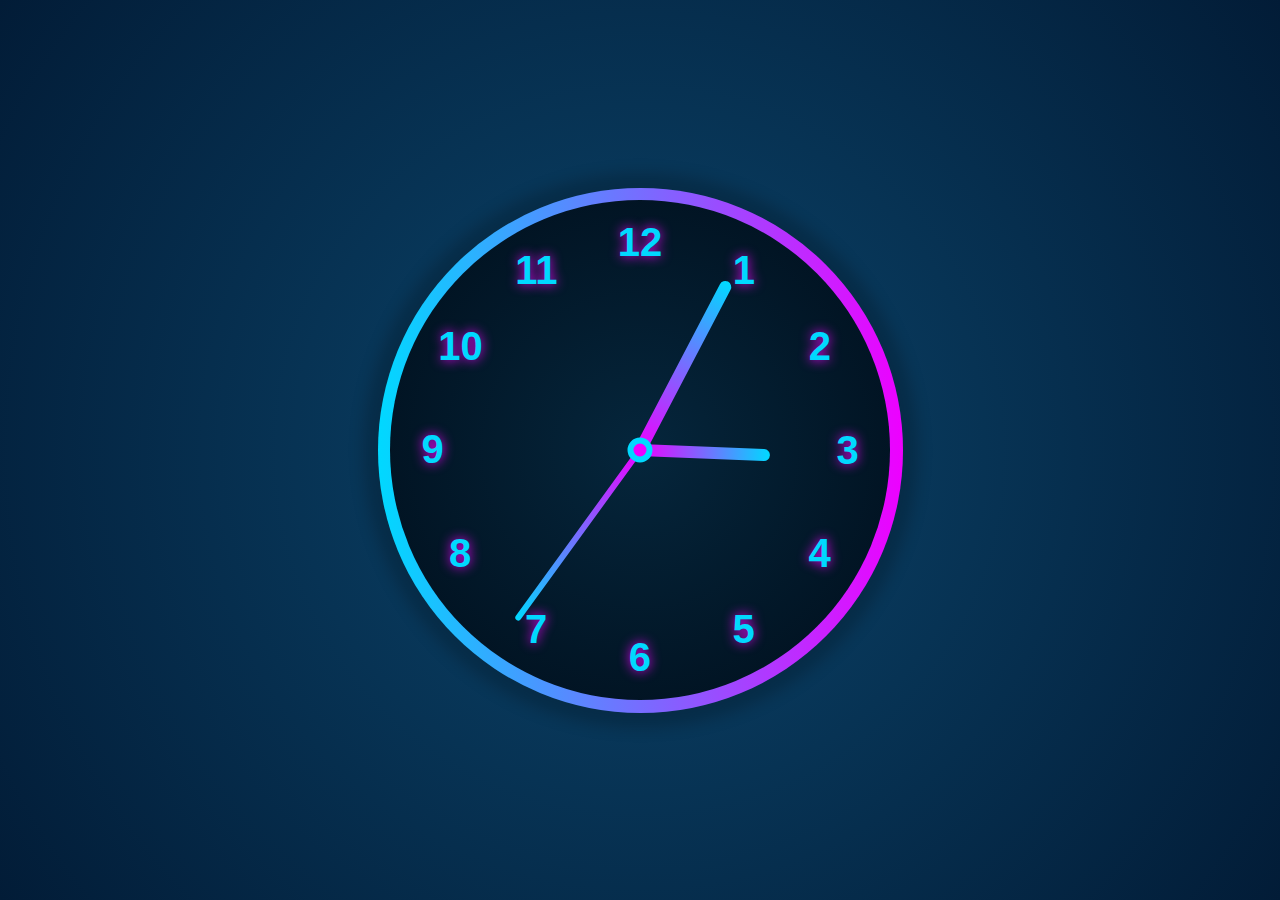
<file: ANALOG    CLOCK/index.html>
<!DOCTYPE html>
<html lang="en">
<head>
    <meta charset="UTF-8">
    <meta name="viewport" content="width=device-width, initial-scale=1.0">
    <link rel="stylesheet" href="style.css">
    <title>ANALOG  CLOCK</title>
</head>
<body>
    
    <div class="clock">

        <div class="number" style = "--n:1"><b>1<b></div>

        <div class="number" style = "--n:2"><b>2<b></div>

        <div class="number" style = "--n:3"><b>3<b></div>

        <div class="number" style = "--n:4"><b>4<b></div>

        <div class="number" style = "--n:5"><b>5<b></div>

        <div class="number" style = "--n:6"><b>6<b></div>

        <div class="number" style = "--n:7"><b>7<b></div>

        <div class="number" style = "--n:8"><b>8<b></div>

        <div class="number" style = "--n:9"><b>9<b></div>

        <div class="number" style = "--n:10"><b>10<b></div>

        <div class="number" style = "--n:11"><b>11<b></div>

        <div class="number" style = "--n:12"><b>12<b></div>

    <div class="hour-hand" id="hour-hand"></div>

    <div class="minute-hand" id="minute-hand"></div>

    <div class="second-hand" id="second-hand"></div>

    <div class="center-dot"></div>

    </div>

    <script type="text/javascript" src="script.js"></script>


</body>
</html>
</file>
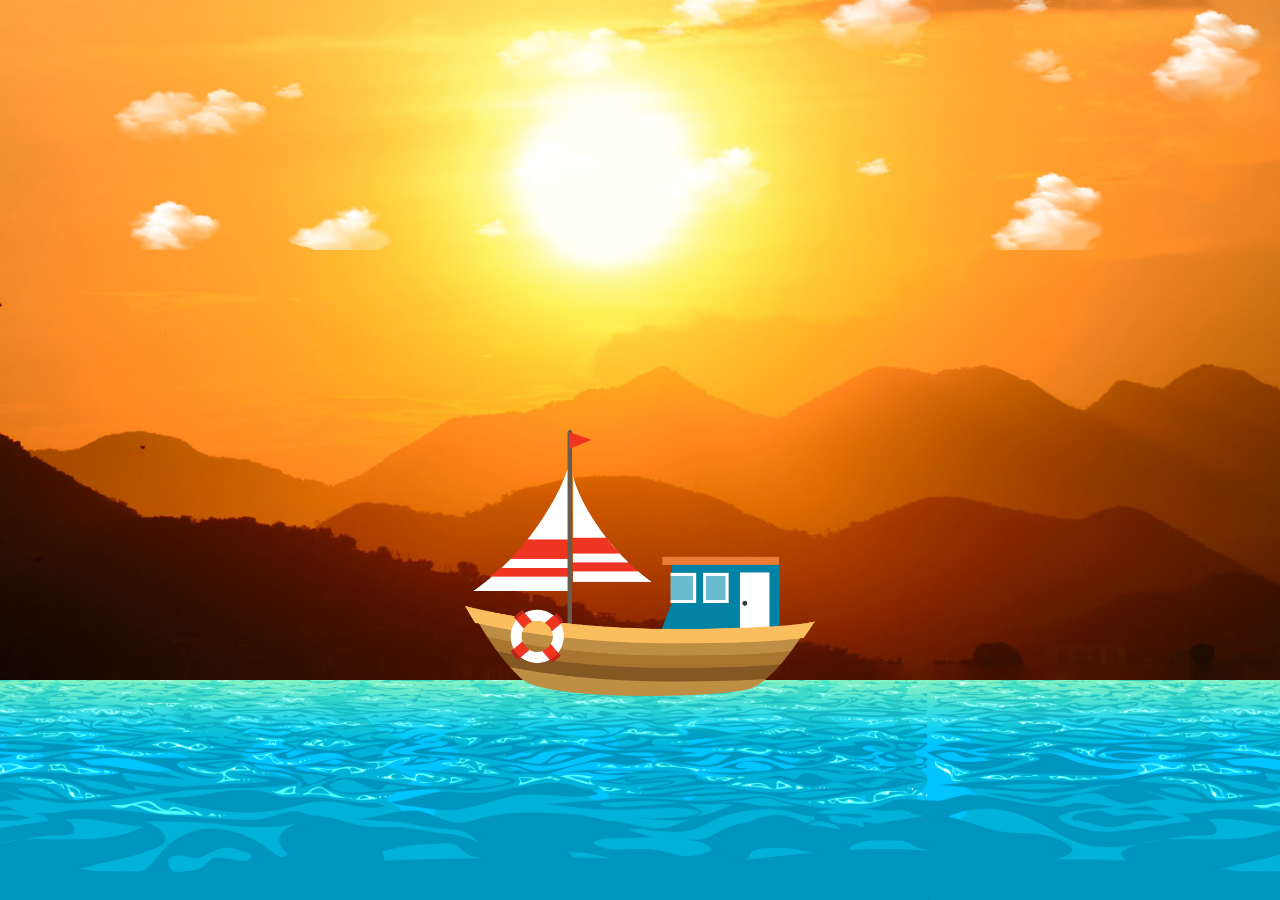
<file: ANIMATED  BOAT  WEBSITE/index.html>
<!DOCTYPE html>
<html lang="en">
<head>
    <meta charset="UTF-8">
    <meta name="viewport" content="width=device-width, initial-scale=1.0">
    <link rel="stylesheet" href="style.css">
    <title>BOAT IN SEA</title>
</head>
<body>
    <div class="hero">

        <img src="img/cloud.png" class="cloud">

        <div class="ocean">
            <img src="img/water.png" class="water">
            <div class="boat">
                <img src="img/boat.png" >
            </div>
        </div>
    </div>
</body>
</html>
</file>
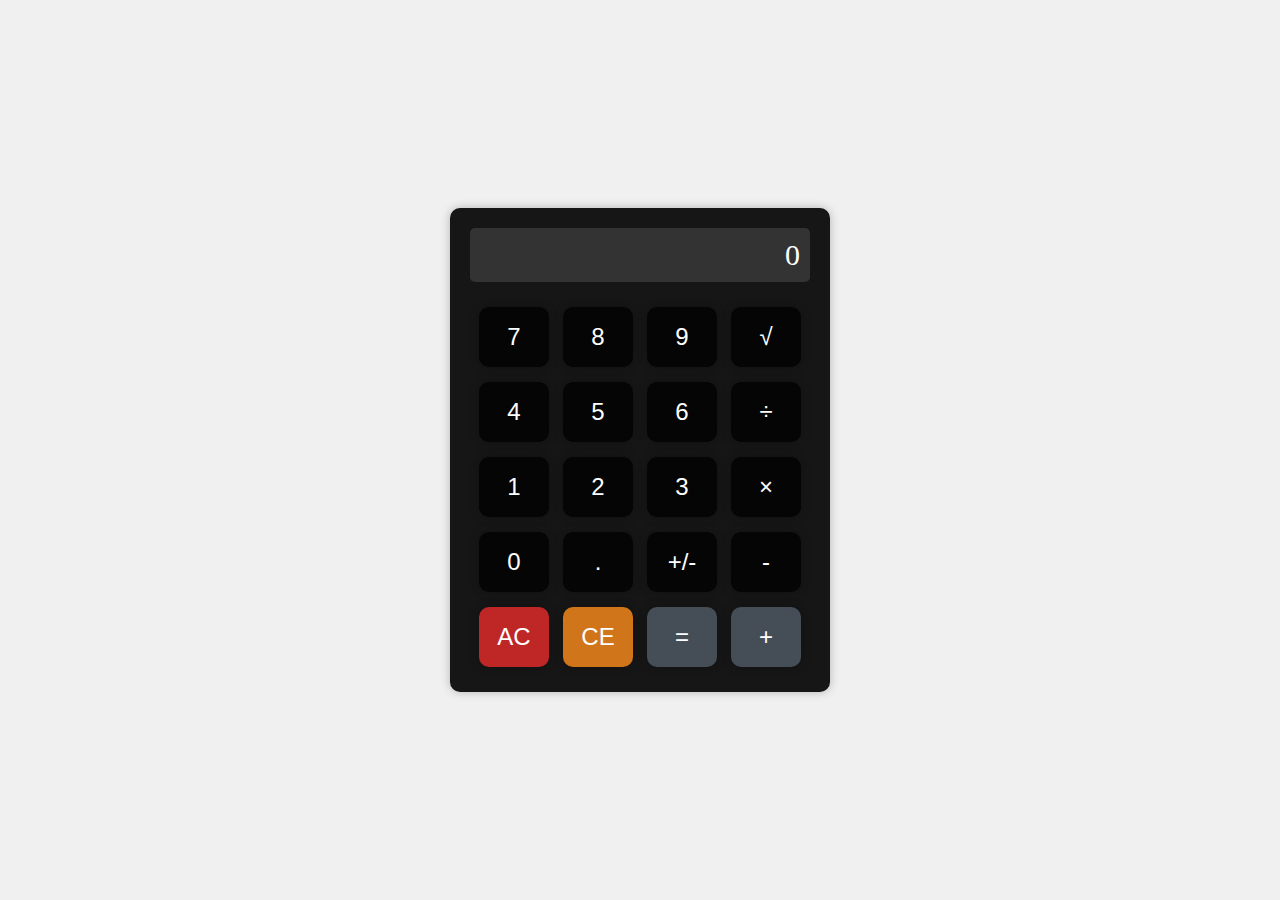
<file: CALCULATOR/index.html>
<!DOCTYPE html>
<html lang="en">
<head>
    <meta charset="UTF-8">
    <meta name="viewport" content="width=device-width, initial-scale=1.0">
    <link rel="stylesheet" href="style.css">
    <script defer src="script.js"></script>
    <title>Calculator</title>
</head>
<body>
  
    <div class="calculator">
  
        <div class="calculator-screen" id="calculator-screen">0</div>
  
        <div class="calculator-keys">
  
            <button type="button" onclick="inputDigit(7)">7</button>
  
            <button type="button" onclick="inputDigit(8)">8</button>
  
            <button type="button" onclick="inputDigit(9)">9</button>
  
            <button type="button" onclick="getSquareRoot()">&#8730;</button>
  
            <button type="button" onclick="inputDigit(4)">4</button>
  
            <button type="button" onclick="inputDigit(5)">5</button>
  
            <button type="button" onclick="inputDigit(6)">6</button>
  
            <button type="button" onclick="handleOperator('/')">&divide;</button>
  
            <button type="button" onclick="inputDigit(1)">1</button>
  
            <button type="button" onclick="inputDigit(2)">2</button>
  
            <button type="button" onclick="inputDigit(3)">3</button>
  
            <button type="button" onclick="handleOperator('*')">&times;</button>
  
            <button type="button" onclick="inputDigit(0)">0</button>
  
            <button type="button" onclick="inputDecimal()">.</button>
  
            <button type="button" onclick="toggleSign()">+/-</button>
  
            <button type="button" onclick="handleOperator('-')">-</button>
  
            <button type="button" onclick="allClear()" class="all-clear">AC</button>
  
            <button type="button" onclick="clearEntry()" class="clear-entry">CE</button>
  
            <button type="button" onclick="handleOperator('=')" class="operator">=</button>
  
            <button type="button" onclick="handleOperator('+')" class="operator">+</button>
  
        </div>
  
    </div>


  
    <script type="text/javascript" src="script.js"></script>
    
</body>
</html>
</file>
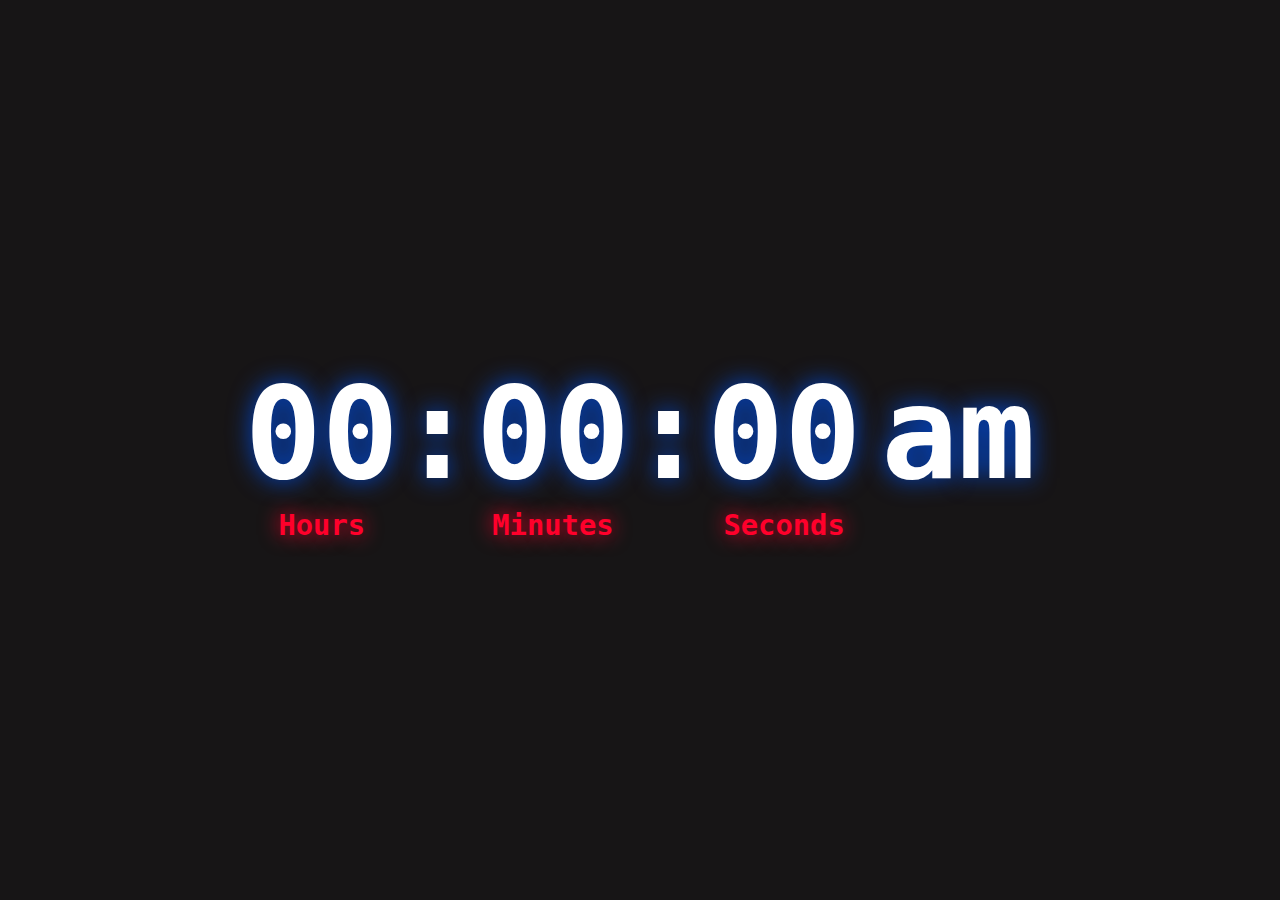
<file: DIGITAL    CLOCK/index.html>
<!DOCTYPE html>
<html lang="en">
<head>
    <meta charset="UTF-8">
    <meta name="viewport" content="width=device-width, initial-scale=1.0">
    <link rel="stylesheet" href="style.css">
    <title>DIGITAL  CLOCK</title>
</head>
<body>
    
    <div class="digital-clock">
    
        <div class="time">
    
        <div class="digit" id="hours">00</div>
    
        <span>Hours</span>
    
    </div>
    
        <div class="separator">:</div>
    
        <div class="time">
    
        <div class="digit" id="minutes">00</div>
    
        <span>Minutes</span>
    
        </div>
    
        <div class="separator">:</div>
    
        <div class="time">
    
        <div class="digit" id="seconds">00</div>
    
        <span>Seconds</span>
    
    </div>
    
        <div class="am-pm" id="am-pm">am</div>
    
    </div>
    
    <script src="script.js"></script>

</body>
</html>
</file>
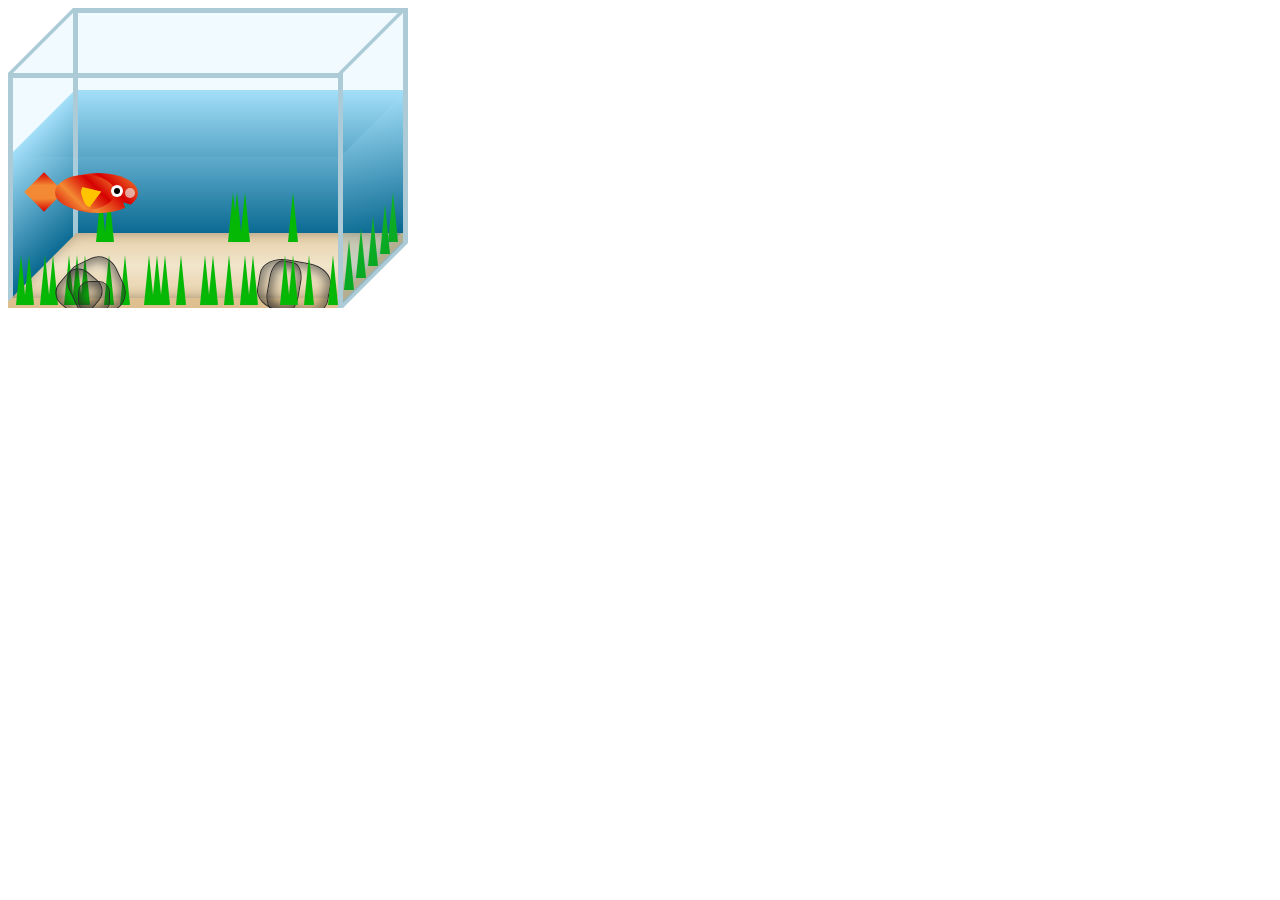
<file: FISH   IN   AQUARIUM/index.html>
<!-- <!DOCTYPE html>
<html lang="en">
<head>
    <meta charset="UTF-8">
    <meta name="viewport" content="width=device-width, initial-scale=1.0">
    <title>FISH  IN  AQUARIUM </title>
    <link rel="stylesheet" href="style.css">
</head>
<body>
     
    <div class = "AQUARIUM" >

        <div class = "back" ></div>
        
        <div class = "left" ></div>
        
        <div class = "front" ></div>
        
        <div class = "bottom" ></div>
        
        <div class = "sand" ></div>
        
        <div class = "plant" style = "left: 22% ; bottom: 22%" ></div>

        <div class = "plant" style = "left: 24% ; bottom: 22%" ></div>

        <div class = "plant" style = "left: 55% ; bottom: 22%" ></div>

        <div class = "plant" style = "left: 56% ; bottom: 22%" ></div>

        <div class = "plant" style = "left: 58% ; bottom: 22%" ></div>

        <div class = "plant" style = "left: 70% ; bottom: 22%" ></div>

        <div class = "fish">

            <div class = "eye"></div>
            
            <div class = "mouth"></div>
            
            <div class = "tail"></div>
            
            <div class = "body"></div>
            
            <div class = "fin upper"></div>
            
            <div class = "fin lower"></div>
            
            <div class = "fin middle"></div>
            
            <div class = "bubbles"></div>

        </div>

        <div class = "bubbles" ></div>
        
        <div class = "bubbles" style = "animation-delay: 1s;" ></div>

        <div class = "bubbles" style = "animation-delay: 2s;" ></div>

        <div class = "bubbles" style = "animation-delay: 1s;" left: 40% ></div>
        
        <div class = "bubbles" style = "animation-delay: 2s;" left: 40% ></div>
        
        <div class = "bubbles" style = "animation-delay: 2s;" left: 75% ></div>
        
        <div class = "bubbles" style = "animation-delay: 3s;" left: 75% ></div>
        
        <div class = "bubbles" style = "animation-delay: 4s;" left: 75% ></div>
        
        <div class = "plant" style = "left: 2%" ></div>

        <div class = "plant" style = "left: 4%" ></div>

        <div class = "plant" style = "left: 8%" ></div>

        <div class = "plant" style = "left: 10%" ></div>

        <div class = "plant" style = "left: 14%" ></div>

        <div class = "plant" style = "left: 16%" ></div>

        <div class = "plant" style = "left: 18%" ></div>

        <div class = "plant" style = "left: 24%" ></div>

        <div class = "plant" style = "left: 28%" ></div>

        <div class = "plant" style = "left: 34%" ></div>

        <div class = "plant" style = "left: 36%" ></div>

        <div class = "plant" style = "left: 38%" ></div>

        <div class = "plant" style = "left: 42%" ></div>

        <div class = "plant" style = "left: 48%" ></div>

        <div class = "plant" style = "left: 50%" ></div>

        <div class = "plant" style = "left: 54%" ></div>

        <div class = "plant" style = "left: 58%" ></div>

        <div class = "plant" style = "left: 60%" ></div>

        
        <div class = "stone" ></div>
        
        <div class = "stone2" ></div>
        
        <div class = "stone3" ></div>
        
        <div class = "stone4" ></div>
        
        <div class = "stone5" ></div>
        
        <div class = "plant" style = "left: 68%" ></div>
        
        <div class = "plant" style = "left: 70%" ></div>
        
        <div class = "plant" style = "left: 74%" ></div>
        
        <div class = "plant" style = "left: 80%" ></div>
        
        <div class = "plant" style = "left: 84% ; bottom: 6%" ></div>
        
        <div class = "plant" style = "left: 87% ; bottom: 10%" ></div>
        
        <div class = "plant" style = "left: 90% ; bottom: 14%" ></div>
        
        <div class = "plant" style = "left: 93% ; bottom: 18%" ></div>
        
        <div class = "plant" style = "left: 95% ; bottom: 22%" ></div>
        

        <div class = "right" ></div>

    </div>

</body>
</html> -->



























<!DOCTYPE html>
<html lang="en">
<head>
    <meta charset="UTF-8">
    <meta name="viewport" content="width=device-width, initial-scale=1.0">
    <link rel="stylesheet" href="style.css">
    <title>FISH IN AQUARIUM</title>
</head>
<body>
    <div class="AQUARIUM">
        
        <div class = "back" ></div>
        
        <div class = "left" ></div>
        
        <div class = "front" ></div>
        
        <div class = "bottom" ></div>
        
        <div class = "sand" ></div>

        <div class = "plant" style = "left: 22% ; bottom: 22%" ></div>

        <div class = "plant" style = "left: 24% ; bottom: 22%" ></div>

        <div class = "plant" style = "left: 55% ; bottom: 22%" ></div>

        <div class = "plant" style = "left: 56% ; bottom: 22%" ></div>

        <div class = "plant" style = "left: 58% ; bottom: 22%" ></div>

        <div class = "plant" style = "left: 70% ; bottom: 22%" ></div>

        <div class="fish">

            <div class="eye"></div>
            <div class="mouth"></div>
            <div class="tail"></div>
            <div class="body"></div>
            <div class="fin upper"></div>
            <div class="fin lower"></div>
            <div class="fin middle"></div>
            <div class="bubble"></div>
        </div>

        <div class="bubbles"></div>
        <div class="bubbles" style="animation-delay: 1s;"></div>
        <div class="bubbles" style="animation-delay: 2s;"></div>
        <div class="bubbles" style="animation-delay: 1s; left: 40%;"></div>
        <div class="bubbles" style="animation-delay: 2s; left: 40%;"></div>
        <div class="bubbles" style="animation-delay: 2s; left: 75%;"></div>
        <div class="bubbles" style="animation-delay: 3s; left: 75%;"></div>
        <div class="bubbles" style="animation-delay: 4s; left: 75%;"></div>

        <div class = "plant" style = "left: 2%" ></div>

        <div class = "plant" style = "left: 4%" ></div>

        <div class = "plant" style = "left: 8%" ></div>

        <div class = "plant" style = "left: 10%" ></div>

        <div class = "plant" style = "left: 14%" ></div>

        <div class = "plant" style = "left: 16%" ></div>

        <div class = "plant" style = "left: 18%" ></div>

        <div class = "plant" style = "left: 24%" ></div>

        <div class = "plant" style = "left: 28%" ></div>

        <div class = "plant" style = "left: 34%" ></div>

        <div class = "plant" style = "left: 36%" ></div>

        <div class = "plant" style = "left: 38%" ></div>

        <div class = "plant" style = "left: 42%" ></div>

        <div class = "plant" style = "left: 48%" ></div>

        <div class = "plant" style = "left: 50%" ></div>

        <div class = "plant" style = "left: 54%" ></div>

        <div class = "plant" style = "left: 58%" ></div>

        <div class = "plant" style = "left: 60%" ></div>
        <div class="stone"></div>
        <div class="stone2"></div>
        <div class="stone3"></div>
        <div class="stone4"></div>
        <div class="stone5"></div>
        <div class = "plant" style = "left: 68%" ></div>
        
        <div class = "plant" style = "left: 70%" ></div>
        
        <div class = "plant" style = "left: 74%" ></div>
        
        <div class = "plant" style = "left: 80%" ></div>
        
        <div class = "plant" style = "left: 84% ; bottom: 6%" ></div>
        
        <div class = "plant" style = "left: 87% ; bottom: 10%" ></div>
        
        <div class = "plant" style = "left: 90% ; bottom: 14%" ></div>
        
        <div class = "plant" style = "left: 93% ; bottom: 18%" ></div>
        
        <div class = "plant" style = "left: 95% ; bottom: 22%" ></div>
        

        <div class="right"></div>

    </div>
</body>
</html>
</file>
<file: ANALOG    CLOCK/style.css>
*{

    margin: 0;

    padding: 0;

    box-sizing: border-box;

    font-family: 'Segoe UI', Tahoma, Geneva, Verdana, sans-serif;

}


body{

    display: flex;

    justify-content: center;

    align-items: center;

    height: 100vh;

    background: radial-gradient(circle, #0b456b ,#021c37);

}


.clock{

    width: 500px ;

    height: 500px;

    position: relative;

    border-radius: 50%;

    display: flex;

    justify-content: center;

    align-items: center;

    background: radial-gradient(circle, #05263c , #000d1a);

    color: #00d9ff;

    text-shadow: 0 0 12px #ee00ff;

}


.clock::before{
    
    content: "";

    width: 525px;

    height: 525px;

    position: absolute;

    border-radius: 50%;

    background: linear-gradient(to right,#00d9ff , #ee00ff);

    box-shadow: 0 0 15px 15px rgba(0,0,0,0.2);

    z-index: -1;

}


.number{

    transform: rotate(calc(30deg * var(--n)));

    position: absolute;

    text-align: center;

    inset: 20px;

    font-size: 40px;

}

.number b{

    transform: rotate(calc(-30deg  * var(--n)));

    display: inline-block;

}


.center-dot{

    position: absolute;
   
    width: 25px;
   
    height: 25px;
   
    background-color: #ee00ff;
   
    border: 6px solid #00d9ff;
   
    border-radius: 50%;
   
    top: 50%;
   
    left: 50%;
   
    transform: translate(-50%, -50%);
   
    z-index: 10;
 
}


.hour-hand, .minute-hand, .second-hand{

    --rotate: 0;

    position: absolute;

    left: 50%;

    bottom: 50%;

    transform: translate(-50%) rotate(calc(var(--rotate) * 1deg));

    transform-origin: bottom;

    border-radius: 30px 30px 0 0;

}

.hour-hand{

    width: 12px;

    height: 130px;

    background: linear-gradient(#00d9ff, #ee00ff);

}


.minute-hand{

    width: 12px;

    height: 190px;

    background: linear-gradient(#00d9ff, #ee00ff);
}


.second-hand{

    width: 6px;

    height: 210px;

    background: linear-gradient(#00d9ff, #ee00ff);

}
</file>
<file: ANIMATED  BOAT  WEBSITE/style.css>
* {
    margin: 0;
    padding: 0;
}

.hero{
    width: 100%;
    height:100vh ;
    position: relative;
    background-image: url(img/background.jpg);
    background-size: cover;
    background-position: center;
    overflow: hidden;
}

.ocean{
    height: 220px;
    position: absolute;
    bottom: 0;
    width: 100%;
    left: 0;
}

.water{
    height: 100%;
    position: absolute;
    right: 0;
    animation: water 10s linear infinite;
}

@keyframes water{
        0%{
            transform: translateX(0) ;
        }
        100%{
            transform: translateX(1000px) ;
        }
}

.boat{
    width:350px;
    position: absolute;
    bottom: 200px;
    left: 50%;
    transform: translateX(-50%);
}

@keyframes boat{
    0%{
        transform: rotate(0deg) translateY(0);
    }
    25%{
        transform: rotate(-1deg) translateY(-3px);
    }
    50%{
        transform: rotate(0deg) translateY(-5px);
    }
    75%{
        transform: rotate(1deg) translateY(-3px);
    }
    100%{
        transform: rotate(0deg) translateY(0);
    }
}

/* .boat img{
    width: 100%;
    -webkit-box-reflect: below 0 linear-gradient(rgba(255,255,255,0.1)),rgba(255,255,255,0.6);
    animation: boat 2s linear infinite;
} */
.boat img{
    width: 100%;
    -webkit-box-reflect: below 0 linear-gradient(rgba(255,255,255,0.1)),rgba(255,255,255,0.6);
    animation: boat 2s linear infinite;
}


.cloud{
    height: 250px;
    position:absolute ;
    right: 0;
    animation: cloud 10s linear infinite;
}

@keyframes cloud{
    0%{
        transform: translateX(0);
    }
    100%{
        transform: translateX(500px);
    }
}
</file>
<file: CALCULATOR/style.css>
* {

    margin: 0;

    padding: 0;

}

body {

    display: flex;

    justify-content: center;

    align-items: center;

    min-height: 100vh;

    background-color: #f0f0f0;

    font-family: Arial, sans-serif;

}



.calculator {

    display: flex;

    flex-wrap: wrap;

    width: 340px;

    border-radius: 10px;

    padding: 20px;

    box-shadow: 0 0 10px #00000040;

    background-color: #161616;

}



.calculator-screen {

    width: 100%;

    overflow: hidden;

    font-size: 30px;

    text-align: right;

    font-family: 'Orbitron', serif;

    color: #ffffff;

    padding: 10px;

    background-color: #333;

    border-radius: 5px;

    margin-bottom: 20px;

}



.calculator-keys {

    display: flex;

    flex-wrap: wrap;

    justify-content: space-evenly;

    column-gap: 5px;

    row-gap: 15px;

    margin-top: 5px;

    margin-bottom: 5px;

}



.calculator-keys button {

    width: 70px;

    height: 60px;

    font-size: 24px;

    border-radius: 10px;

    box-shadow: 0 0 10px #00000040;

    border: none;

    background-color: #050505;

    color: #ffffff;

    cursor: pointer;

}



.operator {

    background-color: #454e57 !important;

}



.all-clear {

    background-color: #bf2727 !important;

}



.clear-entry {

    background-color: #d0751a !important;

}



button:active {

    background-color: #454e57;

}



.operator:active, .all-clear:active, .clear-entry:active {

    background-color: #050505;

}
</file>
<file: DIGITAL    CLOCK/style.css>
*{

    box-sizing: border-box;

    padding: 0;

    margin: 0;

}



body{

    display: flex;

    justify-content: center;

    align-items: center;

    min-height: 100vh;

    font-family: monospace;

    background-color: #171516;

}



.digital-clock{

    display: flex;

    justify-content: center;

    align-items: center;

}



.digital-clock .time{

    flex: 1;

    text-align: center;

}



.digital-clock .digit,

.digital-clock .separator,

.digital-clock .am-pm{

    

    font-size: 8rem;

    font-weight: 700;

    color: #fff;

    text-shadow: 0 0 25px #004ad6;

}



.digital-clock span {

    font-size: 1.8rem;

    font-weight: 800;

    color: #ff002b;

    text-shadow: 0 0 20px #ff002b;

}



.digital-clock .am-pm{

    margin-left: 1.25rem;

    align-self: flex-start;

}



.digital-clock .separator{

    align-self: flex-start;

}
</file>
<file: FISH   IN   AQUARIUM/style.css>
.AQUARIUM{

    position: relative;

    width: 400px;

    height: 300px;

    overflow: hidden;



}


.back, .left, .bottom, .right, .front {

    border: 5px solid rgb(172, 203, 215);

}


.back, .left, .bottom{

    background-color: #f1fbff;
}


.back{

    width: 325px;

    height: 220px;

    position: absolute;

    top: 0;

    right: 0;

}


.left{

    width: 60px;

    height: 225px;

    transform: skewY(-45deg);

    position: absolute;

    left: 0;

    top: 30px;

}


.bottom{

    width:325px ;

    height: 65px;

    transform:skewX(-45deg) ;

    position: absolute;

    bottom: 0;

    left: 35px;

}


.right{

    width: 60px; ;

    height: 230px;

    transform: skewY(-45deg);

    position: absolute;

    right:0 ;
    
    bottom: 30px;
    
}


.front{

    width: 325px;

    height: 225px;

    position:absolute ;

    bottom:0 ;

    left:0 ;

}


.sand{

    width:325px ;

    height: 65px;

    background: linear-gradient(#e6cfa8 , #f1e5cb , #e6cfa8);

    position: absolute;

    bottom: 0;

    left: 31px;

    transform: skewX(-45deg);

    border-bottom: 10px solid #dec090;

    border-right: 10px solid #dec090;

    box-shadow: 0 0 10px rgba(0,0,0,0.3) inset;

}

.stone, .stone2, .stone3, .stone4, .stone5{

    background: linear-gradient(

    rgb(72,69,69)

    rgb(98,96,93)

    );

    box-shadow: 0 0 10px 5px rgba(40,39,39,0.5) inset;

    border-radius: 35%;

    border: 1px solid rgb(44,43,43);

    position: absolute;

    bottom: -5px;

}


.stone{

    width:55px ;

    height:50px ;

    left: 60px;

    transform:rotate(65deg) ;
    
}


.stone2{

    width:40px ;

    height:40px ;

    left: 50px;

    transform:rotate(40deg) ;

}


.stone3{
    
    width:30px ;
    
    height:30px ;
    
    left: 70px;
    
}
 

.stone4{
    
        width:70px ;
    
        height:50px ;
    
        left: 250px;
    
        transform:rotate(10deg) ;
    
    }
 

.stone5{
    
        width:30px ;
    
        height:50px ;
    
        left: 260px;
    
        transform:rotate(10deg) ;
    
    }


.plant{

    width:0 ;

    height:0 ;

    border-left:5px solid transparent;

    border-right:5px solid transparent ;

    border-bottom:50px solid rgb(6,184,6) ;

    position: absolute;

    bottom: 3px;

    animation: plant-wave 2s ease-in-out infinite alternate;
}

@keyframes plant-wave{

    0%{

        transform: rotateZ(0);
    }

    100%{
        transform: rotateZ(10deg);
    }
}


.back::after , .left::after , .right::after , .front::after{

    content: "";

    width: 100%;

    height: 65%;

    background: linear-gradient(#a3dff9 , #04658e);

    position: absolute;

    bottom: 0;

}


.right::after{

    opacity: 0.2;
    
}

.front::after{

    opacity: 0.1;

}


.bubbles{

    width:5px ;

    height:5px ;

    background-color:rgba(238,255,255,0.8) ;

    position:absolute ;

    bottom: -25px;

    left:15% ;

    border-radius:50% ;

    animation: bubbles-rising 4s linear infinite ;

}


@keyframes bubbles-rising{

    0%{

        bottom: 0;

        opacity: 1;
        
        transform: translateX(-50%);

    }

    100%{

        bottom: 60%;

        opacity:0 ;

        transform: translateX(-50%) scale(3);
    }
}


.fish{

    width: 80px;

    height: 40px ;

    background:linear-gradient(45deg , #d60000 , #f38933 ,#d60000 , #f38933 ) ;

    position:absolute ;

    top:165px ;

    left:50px ;

    border-radius: 50%;

    animation: fish-move 7s ease-in-out infinite;

}

@keyframes fish-move{

    0%{

        transform: translate(0) scaleX(1);

    }

    50%{

        transform: translate(200px) scaleX(1);

    }

    51%{

        transform: translate(200px) scaleX(-1);

    }

    100%{

        transform: translate(0) scaleX(-1);

    }

}


.fish .eye{

    width:12px ;

    height:12px ;

    background-color:white ;

    border-radius:50% ;

    position:absolute ;

    right: 15px; ;

    top: 12px; ;

    z-index: 3 ;

}


.fish .eye::after{

    content: "";

    width: 6px;

    height: 6px;

    background-color: black;

    border-radius: 50%;

    position: absolute;

    top: 50%;

    left: 50%;

    transform: translate(-50% , -50% );

}


.fish .mouth{

    width:0 ;

    height:0 ;

    border-left: 4px solid transparent;

    border-right: 4px solid transparent ;

    border-bottom:8px solid rgb(27,135,152) ;

    border-radius:5px ;

    transform: rotate(-45deg) ;

    position:absolute ;

    top:28px ;

    right: 8px; ;
    
}


.fish .body{

    width: 60px;

    height: 35px;

    background: linear-gradient(45deg , #d60000, #f38933 , #d60000 , #f38933);   

    position: absolute;

    left: -3px;

    top: 2px;

    border-radius: 50%;

}
.fish .tail {
  
    width: 28px;
  
    height: 28px;
  
    background: linear-gradient(45deg, #d60000, #f38933, #f38933, #d60000);
  
    position: absolute;
  
    top: 5px;
  
    left: -28px; 
  
    transform: rotate(-45deg);
}



.fish .fin{

    position: absolute;

    width: 0;

    height: 0;

    border-left: 20px solid transparent;

    border-right: 20px solid transparent;

    border-bottom: 40px solid transparent;
    
}


.fish .fin.upper{

    top: 0;

    right: 24px;

    transform: rotate(-140deg);

}


.fish .fin.lower{

    bottom: -10px;

    left: 20px;

    transform: rotate(-160deg);

}


.fish .fin.middle{

    border-left: 13px solid transparent;

    border-right: 13px solid transparent;

    border-bottom: 20px solid #ffc400;

    border-radius: 50px;

    right: 33px;

    top: 12px;

    transform: rotate(70deg);

    animation: fin-swing 2s linear infinite;

}


@keyframes fin-swing{

    0%{

        transform : rotateY(0deg) rotate(70deg)

    }

    50%{

        transform : rotateY(40deg) rotate(70deg)

    }

    100%{

        transform : rotateY(0deg) rotate(70deg)

    }

}


.fish .bubble{

    position: absolute;

    bottom: 15px;

    right: 3px;

    width: 10px;

    height: 10px;

    background: rgba(238,255,255,0.6);

    border-radius: 50%;

    animation: fish-bubble 2s ease-in-out infinite;

}


@keyframes fish-bubble {

    0%{

        opacity:0 ;

        transform: translate(-50% , 50%);

    }
    
    50%{

        opacity: 0.6;

        transform: translate(-100%, -150%);

    }
    100%{

        opacity: 0;

        transform: translate(-500%, -500%);

    }

}
</file>
